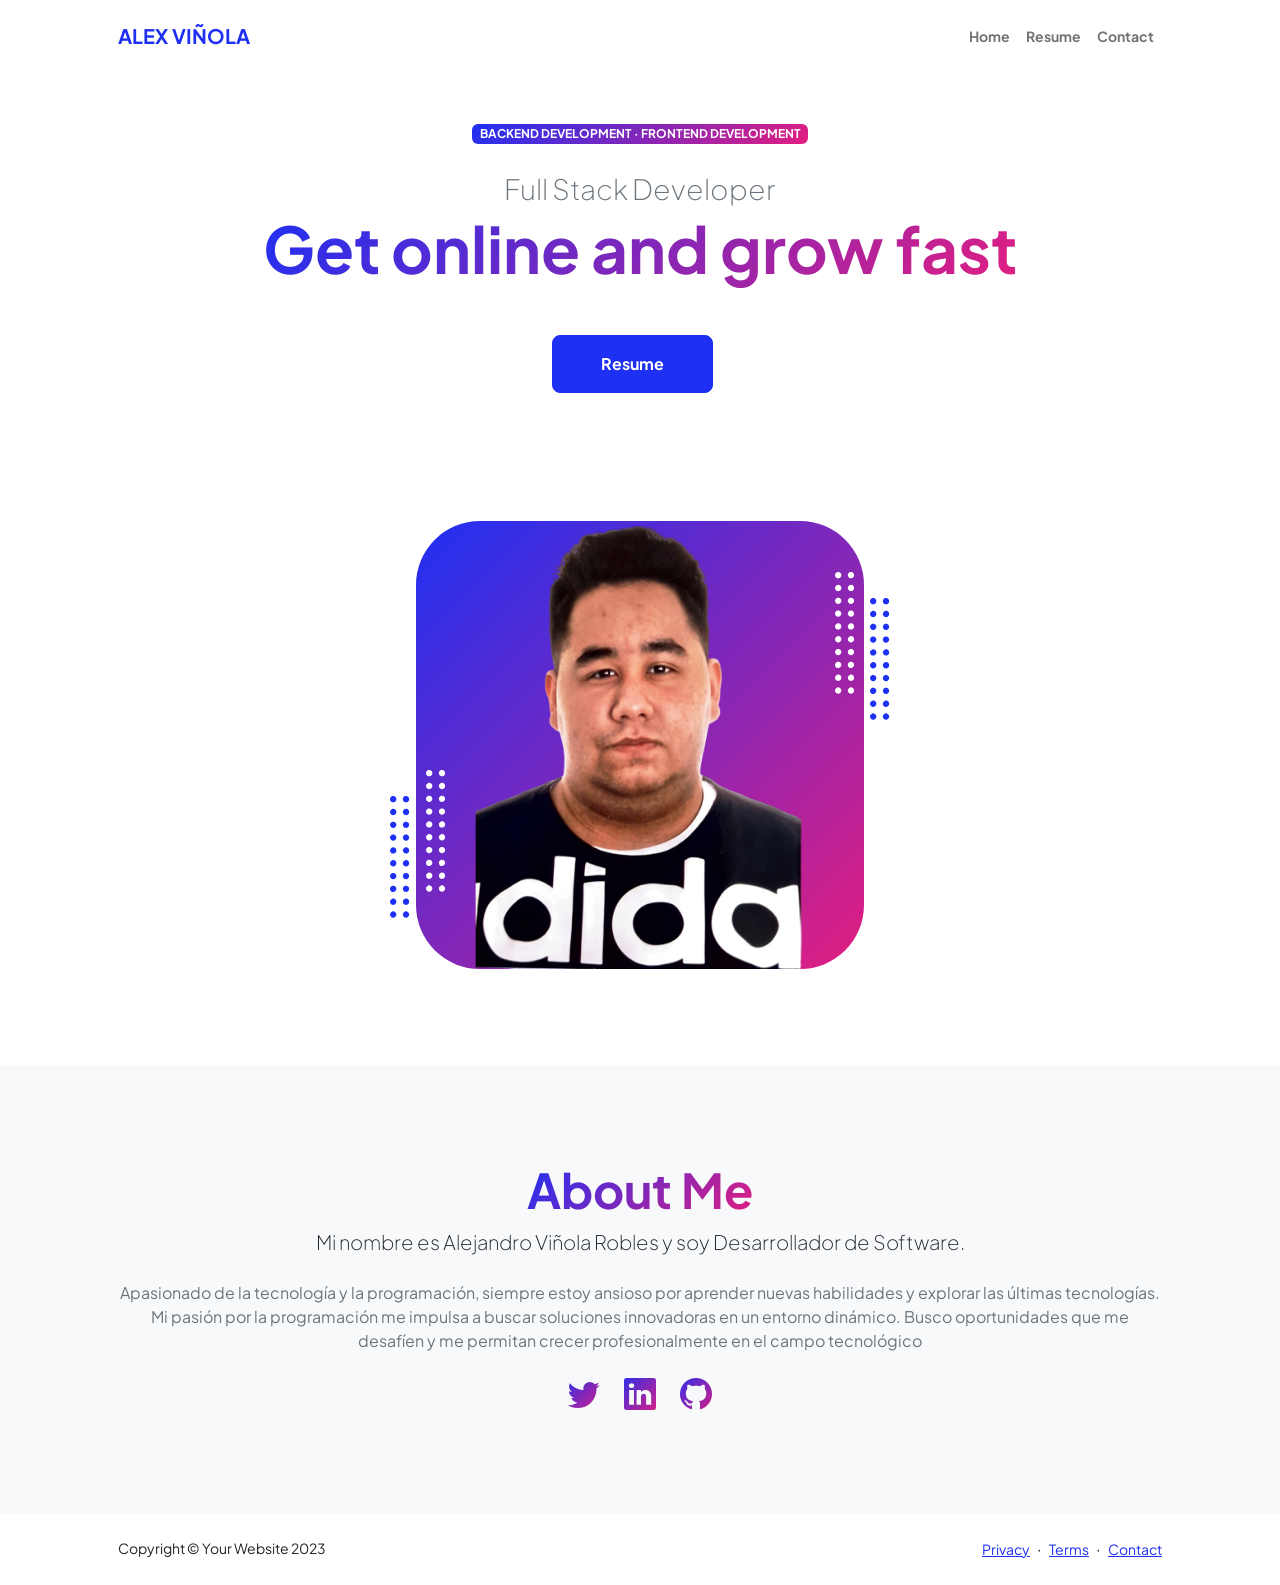
<file: index.html>
<!DOCTYPE html>
<html lang="en">
    <head>
        <meta charset="utf-8" />
        <meta name="viewport" content="width=device-width, initial-scale=1, shrink-to-fit=no" />
        <meta name="description" content="" />
        <meta name="author" content="" />
        <title>alexvinola</title>
        <!-- Favicon-->
        <link rel="icon" type="image/x-icon" href="assets/favicon.ico" />
        <!-- Custom Google font-->
        <link rel="preconnect" href="https://fonts.googleapis.com" />
        <link rel="preconnect" href="https://fonts.gstatic.com" crossorigin />
        <link href="https://fonts.googleapis.com/css2?family=Plus+Jakarta+Sans:wght@100;200;300;400;500;600;700;800;900&amp;display=swap" rel="stylesheet" />
        <!-- Bootstrap icons-->
        <link href="https://cdn.jsdelivr.net/npm/bootstrap-icons@1.8.1/font/bootstrap-icons.css" rel="stylesheet" />
        <!-- Core theme CSS (includes Bootstrap)-->
        <link href="css/styles.css" rel="stylesheet" />
    </head>
    <body class="d-flex flex-column h-100">
        <main class="flex-shrink-0">
            <!-- Navigation-->
            <nav class="navbar navbar-expand-lg navbar-light bg-white py-3">
                <div class="container px-5">
                    <a class="navbar-brand" href="index.html"><span class="fw-bolder text-primary">ALEX VIÑOLA</span></a>
                    <button class="navbar-toggler" type="button" data-bs-toggle="collapse" data-bs-target="#navbarSupportedContent" aria-controls="navbarSupportedContent" aria-expanded="false" aria-label="Toggle navigation"><span class="navbar-toggler-icon"></span></button>
                    <div class="collapse navbar-collapse" id="navbarSupportedContent">
                        <ul class="navbar-nav ms-auto mb-2 mb-lg-0 small fw-bolder">
                            <li class="nav-item"><a class="nav-link" href="index.html">Home</a></li>
                            <li class="nav-item"><a class="nav-link" href="resume.html">Resume</a></li>
                            <li class="nav-item"><a class="nav-link" href="contact.html">Contact</a></li>
                        </ul>
                    </div>
                </div>
            </nav>
            <!-- Header-->
            <header class="py-5">
                <div class="container px-5 pb-5">
                    <div class="row gx-5 align-items-center">
                        <div class="col-xxl-5">
                            <!-- Header text content-->
                            <div class="text-center text-xxl-start">
                                <div class="badge bg-gradient-primary-to-secondary text-white mb-4"><div class="text-uppercase">Backend Development &middot; Frontend Development</div></div>
                                <div class="fs-3 fw-light text-muted">Full Stack Developer</div>
                                <h1 class="display-3 fw-bolder mb-5"><span class="text-gradient d-inline">Get online and grow fast</span></h1>
                                <div class="d-grid gap-3 d-sm-flex justify-content-sm-center justify-content-xxl-start mb-3">
                                    <a class="btn btn-primary btn-lg px-5 py-3 me-sm-3 fs-6 fw-bolder" href="resume.html">Resume</a>
                                </div>
                            </div>
                        </div>
                        <div class="col-xxl-6">
                            <!-- Header profile picture-->
                            <div class="d-flex justify-content-center mt-5 mt-xxl-0">
                                <div class="profile bg-gradient-primary-to-secondary">
                                    <!-- TIP: For best results, use a photo with a transparent background like the demo example below-->
                                    <!-- Watch a tutorial on how to do this on YouTube (link)-->
                                    <img class="profile-img" src="assets/alex.png" alt="..." />
                                    <div class="dots-1">
                                        <!-- SVG Dots-->
                                        <svg version="1.1" xmlns="http://www.w3.org/2000/svg" xmlns:xlink="http://www.w3.org/1999/xlink" x="0px" y="0px" viewBox="0 0 191.6 1215.4" style="enable-background: new 0 0 191.6 1215.4" xml:space="preserve">
                                            <g transform="translate(0.000000,1280.000000) scale(0.100000,-0.100000)">
                                                <path d="M227.7,12788.6c-105-35-200-141-222-248c-43-206,163-412,369-369c155,32,275,190,260,339c-11,105-90,213-190,262        C383.7,12801.6,289.7,12808.6,227.7,12788.6z"></path>
                                                <path d="M1507.7,12788.6c-151-50-253-216-222-362c25-119,136-230,254-255c194-41,395,142,375,339c-11,105-90,213-190,262        C1663.7,12801.6,1569.7,12808.6,1507.7,12788.6z"></path>
                                                <path d="M227.7,11508.6c-105-35-200-141-222-248c-43-206,163-412,369-369c155,32,275,190,260,339c-11,105-90,213-190,262        C383.7,11521.6,289.7,11528.6,227.7,11508.6z"></path>
                                                <path d="M1507.7,11508.6c-151-50-253-216-222-362c25-119,136-230,254-255c194-41,395,142,375,339c-11,105-90,213-190,262        C1663.7,11521.6,1569.7,11528.6,1507.7,11508.6z"></path>
                                                <path d="M227.7,10228.6c-105-35-200-141-222-248c-43-206,163-412,369-369c155,32,275,190,260,339c-11,105-90,213-190,262        C383.7,10241.6,289.7,10248.6,227.7,10228.6z"></path>
                                                <path d="M1507.7,10228.6c-105-35-200-141-222-248c-43-206,163-412,369-369c155,32,275,190,260,339c-11,105-90,213-190,262        C1663.7,10241.6,1569.7,10248.6,1507.7,10228.6z"></path>
                                                <path d="M227.7,8948.6c-105-35-200-141-222-248c-43-206,163-412,369-369c155,32,275,190,260,339c-11,105-90,213-190,262        C383.7,8961.6,289.7,8968.6,227.7,8948.6z"></path>
                                                <path d="M1507.7,8948.6c-105-35-200-141-222-248c-43-206,163-412,369-369c155,32,275,190,260,339c-11,105-90,213-190,262        C1663.7,8961.6,1569.7,8968.6,1507.7,8948.6z"></path>
                                                <path d="M227.7,7668.6c-105-35-200-141-222-248c-43-206,163-412,369-369c155,32,275,190,260,339c-11,105-90,213-190,262        C383.7,7681.6,289.7,7688.6,227.7,7668.6z"></path>
                                                <path d="M1507.7,7668.6c-105-35-200-141-222-248c-43-206,163-412,369-369c155,32,275,190,260,339c-11,105-90,213-190,262        C1663.7,7681.6,1569.7,7688.6,1507.7,7668.6z"></path>
                                                <path d="M227.7,6388.6c-105-35-200-141-222-248c-43-206,163-412,369-369c155,32,275,190,260,339c-11,105-90,213-190,262        C383.7,6401.6,289.7,6408.6,227.7,6388.6z"></path>
                                                <path d="M1507.7,6388.6c-105-35-200-141-222-248c-43-206,163-412,369-369c155,32,275,190,260,339c-11,105-90,213-190,262        C1663.7,6401.6,1569.7,6408.6,1507.7,6388.6z"></path>
                                                <path d="M227.7,5108.6c-105-35-200-141-222-248c-43-206,163-412,369-369c155,32,275,190,260,339c-11,105-90,213-190,262        C383.7,5121.6,289.7,5128.6,227.7,5108.6z"></path>
                                                <path d="M1507.7,5108.6c-105-35-200-141-222-248c-43-206,163-412,369-369c155,32,275,190,260,339c-11,105-90,213-190,262        C1663.7,5121.6,1569.7,5128.6,1507.7,5108.6z"></path>
                                                <path d="M227.7,3828.6c-105-35-200-141-222-248c-43-206,163-412,369-369c155,32,275,190,260,339c-11,105-90,213-190,262        C383.7,3841.6,289.7,3848.6,227.7,3828.6z"></path>
                                                <path d="M1507.7,3828.6c-105-35-200-141-222-248c-43-206,163-412,369-369c155,32,275,190,260,339c-11,105-90,213-190,262        C1663.7,3841.6,1569.7,3848.6,1507.7,3828.6z"></path>
                                                <path d="M227.7,2548.6c-105-35-200-141-222-248c-43-206,163-412,369-369c155,32,275,190,260,339c-11,105-90,213-190,262        C383.7,2561.6,289.7,2568.6,227.7,2548.6z"></path>
                                                <path d="M1507.7,2548.6c-105-35-200-141-222-248c-43-206,163-412,369-369c155,32,275,190,260,339c-11,105-90,213-190,262        C1663.7,2561.6,1569.7,2568.6,1507.7,2548.6z"></path>
                                                <path d="M227.7,1268.6c-105-35-200-141-222-248c-43-206,163-412,369-369c155,32,275,190,260,339c-11,105-90,213-190,262        C383.7,1281.6,289.7,1288.6,227.7,1268.6z"></path>
                                                <path d="M1507.7,1268.6c-105-35-200-141-222-248c-43-206,163-412,369-369c155,32,275,190,260,339c-11,105-90,213-190,262        C1663.7,1281.6,1569.7,1288.6,1507.7,1268.6z"></path>
                                            </g>
                                        </svg>
                                        <!-- END of SVG dots-->
                                    </div>
                                    <div class="dots-2">
                                        <!-- SVG Dots-->
                                        <svg version="1.1" xmlns="http://www.w3.org/2000/svg" xmlns:xlink="http://www.w3.org/1999/xlink" x="0px" y="0px" viewBox="0 0 191.6 1215.4" style="enable-background: new 0 0 191.6 1215.4" xml:space="preserve">
                                            <g transform="translate(0.000000,1280.000000) scale(0.100000,-0.100000)">
                                                <path d="M227.7,12788.6c-105-35-200-141-222-248c-43-206,163-412,369-369c155,32,275,190,260,339c-11,105-90,213-190,262        C383.7,12801.6,289.7,12808.6,227.7,12788.6z"></path>
                                                <path d="M1507.7,12788.6c-151-50-253-216-222-362c25-119,136-230,254-255c194-41,395,142,375,339c-11,105-90,213-190,262        C1663.7,12801.6,1569.7,12808.6,1507.7,12788.6z"></path>
                                                <path d="M227.7,11508.6c-105-35-200-141-222-248c-43-206,163-412,369-369c155,32,275,190,260,339c-11,105-90,213-190,262        C383.7,11521.6,289.7,11528.6,227.7,11508.6z"></path>
                                                <path d="M1507.7,11508.6c-151-50-253-216-222-362c25-119,136-230,254-255c194-41,395,142,375,339c-11,105-90,213-190,262        C1663.7,11521.6,1569.7,11528.6,1507.7,11508.6z"></path>
                                                <path d="M227.7,10228.6c-105-35-200-141-222-248c-43-206,163-412,369-369c155,32,275,190,260,339c-11,105-90,213-190,262        C383.7,10241.6,289.7,10248.6,227.7,10228.6z"></path>
                                                <path d="M1507.7,10228.6c-105-35-200-141-222-248c-43-206,163-412,369-369c155,32,275,190,260,339c-11,105-90,213-190,262        C1663.7,10241.6,1569.7,10248.6,1507.7,10228.6z"></path>
                                                <path d="M227.7,8948.6c-105-35-200-141-222-248c-43-206,163-412,369-369c155,32,275,190,260,339c-11,105-90,213-190,262        C383.7,8961.6,289.7,8968.6,227.7,8948.6z"></path>
                                                <path d="M1507.7,8948.6c-105-35-200-141-222-248c-43-206,163-412,369-369c155,32,275,190,260,339c-11,105-90,213-190,262        C1663.7,8961.6,1569.7,8968.6,1507.7,8948.6z"></path>
                                                <path d="M227.7,7668.6c-105-35-200-141-222-248c-43-206,163-412,369-369c155,32,275,190,260,339c-11,105-90,213-190,262        C383.7,7681.6,289.7,7688.6,227.7,7668.6z"></path>
                                                <path d="M1507.7,7668.6c-105-35-200-141-222-248c-43-206,163-412,369-369c155,32,275,190,260,339c-11,105-90,213-190,262        C1663.7,7681.6,1569.7,7688.6,1507.7,7668.6z"></path>
                                                <path d="M227.7,6388.6c-105-35-200-141-222-248c-43-206,163-412,369-369c155,32,275,190,260,339c-11,105-90,213-190,262        C383.7,6401.6,289.7,6408.6,227.7,6388.6z"></path>
                                                <path d="M1507.7,6388.6c-105-35-200-141-222-248c-43-206,163-412,369-369c155,32,275,190,260,339c-11,105-90,213-190,262        C1663.7,6401.6,1569.7,6408.6,1507.7,6388.6z"></path>
                                                <path d="M227.7,5108.6c-105-35-200-141-222-248c-43-206,163-412,369-369c155,32,275,190,260,339c-11,105-90,213-190,262        C383.7,5121.6,289.7,5128.6,227.7,5108.6z"></path>
                                                <path d="M1507.7,5108.6c-105-35-200-141-222-248c-43-206,163-412,369-369c155,32,275,190,260,339c-11,105-90,213-190,262        C1663.7,5121.6,1569.7,5128.6,1507.7,5108.6z"></path>
                                                <path d="M227.7,3828.6c-105-35-200-141-222-248c-43-206,163-412,369-369c155,32,275,190,260,339c-11,105-90,213-190,262        C383.7,3841.6,289.7,3848.6,227.7,3828.6z"></path>
                                                <path d="M1507.7,3828.6c-105-35-200-141-222-248c-43-206,163-412,369-369c155,32,275,190,260,339c-11,105-90,213-190,262        C1663.7,3841.6,1569.7,3848.6,1507.7,3828.6z"></path>
                                                <path d="M227.7,2548.6c-105-35-200-141-222-248c-43-206,163-412,369-369c155,32,275,190,260,339c-11,105-90,213-190,262        C383.7,2561.6,289.7,2568.6,227.7,2548.6z"></path>
                                                <path d="M1507.7,2548.6c-105-35-200-141-222-248c-43-206,163-412,369-369c155,32,275,190,260,339c-11,105-90,213-190,262        C1663.7,2561.6,1569.7,2568.6,1507.7,2548.6z"></path>
                                                <path d="M227.7,1268.6c-105-35-200-141-222-248c-43-206,163-412,369-369c155,32,275,190,260,339c-11,105-90,213-190,262        C383.7,1281.6,289.7,1288.6,227.7,1268.6z"></path>
                                                <path d="M1507.7,1268.6c-105-35-200-141-222-248c-43-206,163-412,369-369c155,32,275,190,260,339c-11,105-90,213-190,262        C1663.7,1281.6,1569.7,1288.6,1507.7,1268.6z"></path>
                                            </g>
                                        </svg>
                                        <!-- END of SVG dots-->
                                    </div>
                                    <div class="dots-3">
                                        <!-- SVG Dots-->
                                        <svg version="1.1" xmlns="http://www.w3.org/2000/svg" xmlns:xlink="http://www.w3.org/1999/xlink" x="0px" y="0px" viewBox="0 0 191.6 1215.4" style="enable-background: new 0 0 191.6 1215.4" xml:space="preserve">
                                            <g transform="translate(0.000000,1280.000000) scale(0.100000,-0.100000)">
                                                <path d="M227.7,12788.6c-105-35-200-141-222-248c-43-206,163-412,369-369c155,32,275,190,260,339c-11,105-90,213-190,262        C383.7,12801.6,289.7,12808.6,227.7,12788.6z"></path>
                                                <path d="M1507.7,12788.6c-151-50-253-216-222-362c25-119,136-230,254-255c194-41,395,142,375,339c-11,105-90,213-190,262        C1663.7,12801.6,1569.7,12808.6,1507.7,12788.6z"></path>
                                                <path d="M227.7,11508.6c-105-35-200-141-222-248c-43-206,163-412,369-369c155,32,275,190,260,339c-11,105-90,213-190,262        C383.7,11521.6,289.7,11528.6,227.7,11508.6z"></path>
                                                <path d="M1507.7,11508.6c-151-50-253-216-222-362c25-119,136-230,254-255c194-41,395,142,375,339c-11,105-90,213-190,262        C1663.7,11521.6,1569.7,11528.6,1507.7,11508.6z"></path>
                                                <path d="M227.7,10228.6c-105-35-200-141-222-248c-43-206,163-412,369-369c155,32,275,190,260,339c-11,105-90,213-190,262        C383.7,10241.6,289.7,10248.6,227.7,10228.6z"></path>
                                                <path d="M1507.7,10228.6c-105-35-200-141-222-248c-43-206,163-412,369-369c155,32,275,190,260,339c-11,105-90,213-190,262        C1663.7,10241.6,1569.7,10248.6,1507.7,10228.6z"></path>
                                                <path d="M227.7,8948.6c-105-35-200-141-222-248c-43-206,163-412,369-369c155,32,275,190,260,339c-11,105-90,213-190,262        C383.7,8961.6,289.7,8968.6,227.7,8948.6z"></path>
                                                <path d="M1507.7,8948.6c-105-35-200-141-222-248c-43-206,163-412,369-369c155,32,275,190,260,339c-11,105-90,213-190,262        C1663.7,8961.6,1569.7,8968.6,1507.7,8948.6z"></path>
                                                <path d="M227.7,7668.6c-105-35-200-141-222-248c-43-206,163-412,369-369c155,32,275,190,260,339c-11,105-90,213-190,262        C383.7,7681.6,289.7,7688.6,227.7,7668.6z"></path>
                                                <path d="M1507.7,7668.6c-105-35-200-141-222-248c-43-206,163-412,369-369c155,32,275,190,260,339c-11,105-90,213-190,262        C1663.7,7681.6,1569.7,7688.6,1507.7,7668.6z"></path>
                                                <path d="M227.7,6388.6c-105-35-200-141-222-248c-43-206,163-412,369-369c155,32,275,190,260,339c-11,105-90,213-190,262        C383.7,6401.6,289.7,6408.6,227.7,6388.6z"></path>
                                                <path d="M1507.7,6388.6c-105-35-200-141-222-248c-43-206,163-412,369-369c155,32,275,190,260,339c-11,105-90,213-190,262        C1663.7,6401.6,1569.7,6408.6,1507.7,6388.6z"></path>
                                                <path d="M227.7,5108.6c-105-35-200-141-222-248c-43-206,163-412,369-369c155,32,275,190,260,339c-11,105-90,213-190,262        C383.7,5121.6,289.7,5128.6,227.7,5108.6z"></path>
                                                <path d="M1507.7,5108.6c-105-35-200-141-222-248c-43-206,163-412,369-369c155,32,275,190,260,339c-11,105-90,213-190,262        C1663.7,5121.6,1569.7,5128.6,1507.7,5108.6z"></path>
                                                <path d="M227.7,3828.6c-105-35-200-141-222-248c-43-206,163-412,369-369c155,32,275,190,260,339c-11,105-90,213-190,262        C383.7,3841.6,289.7,3848.6,227.7,3828.6z"></path>
                                                <path d="M1507.7,3828.6c-105-35-200-141-222-248c-43-206,163-412,369-369c155,32,275,190,260,339c-11,105-90,213-190,262        C1663.7,3841.6,1569.7,3848.6,1507.7,3828.6z"></path>
                                                <path d="M227.7,2548.6c-105-35-200-141-222-248c-43-206,163-412,369-369c155,32,275,190,260,339c-11,105-90,213-190,262        C383.7,2561.6,289.7,2568.6,227.7,2548.6z"></path>
                                                <path d="M1507.7,2548.6c-105-35-200-141-222-248c-43-206,163-412,369-369c155,32,275,190,260,339c-11,105-90,213-190,262        C1663.7,2561.6,1569.7,2568.6,1507.7,2548.6z"></path>
                                                <path d="M227.7,1268.6c-105-35-200-141-222-248c-43-206,163-412,369-369c155,32,275,190,260,339c-11,105-90,213-190,262        C383.7,1281.6,289.7,1288.6,227.7,1268.6z"></path>
                                                <path d="M1507.7,1268.6c-105-35-200-141-222-248c-43-206,163-412,369-369c155,32,275,190,260,339c-11,105-90,213-190,262        C1663.7,1281.6,1569.7,1288.6,1507.7,1268.6z"></path>
                                            </g>
                                        </svg>
                                        <!-- END of SVG dots-->
                                    </div>
                                    <div class="dots-4">
                                        <!-- SVG Dots-->
                                        <svg version="1.1" xmlns="http://www.w3.org/2000/svg" xmlns:xlink="http://www.w3.org/1999/xlink" x="0px" y="0px" viewBox="0 0 191.6 1215.4" style="enable-background: new 0 0 191.6 1215.4" xml:space="preserve">
                                            <g transform="translate(0.000000,1280.000000) scale(0.100000,-0.100000)">
                                                <path d="M227.7,12788.6c-105-35-200-141-222-248c-43-206,163-412,369-369c155,32,275,190,260,339c-11,105-90,213-190,262        C383.7,12801.6,289.7,12808.6,227.7,12788.6z"></path>
                                                <path d="M1507.7,12788.6c-151-50-253-216-222-362c25-119,136-230,254-255c194-41,395,142,375,339c-11,105-90,213-190,262        C1663.7,12801.6,1569.7,12808.6,1507.7,12788.6z"></path>
                                                <path d="M227.7,11508.6c-105-35-200-141-222-248c-43-206,163-412,369-369c155,32,275,190,260,339c-11,105-90,213-190,262        C383.7,11521.6,289.7,11528.6,227.7,11508.6z"></path>
                                                <path d="M1507.7,11508.6c-151-50-253-216-222-362c25-119,136-230,254-255c194-41,395,142,375,339c-11,105-90,213-190,262        C1663.7,11521.6,1569.7,11528.6,1507.7,11508.6z"></path>
                                                <path d="M227.7,10228.6c-105-35-200-141-222-248c-43-206,163-412,369-369c155,32,275,190,260,339c-11,105-90,213-190,262        C383.7,10241.6,289.7,10248.6,227.7,10228.6z"></path>
                                                <path d="M1507.7,10228.6c-105-35-200-141-222-248c-43-206,163-412,369-369c155,32,275,190,260,339c-11,105-90,213-190,262        C1663.7,10241.6,1569.7,10248.6,1507.7,10228.6z"></path>
                                                <path d="M227.7,8948.6c-105-35-200-141-222-248c-43-206,163-412,369-369c155,32,275,190,260,339c-11,105-90,213-190,262        C383.7,8961.6,289.7,8968.6,227.7,8948.6z"></path>
                                                <path d="M1507.7,8948.6c-105-35-200-141-222-248c-43-206,163-412,369-369c155,32,275,190,260,339c-11,105-90,213-190,262        C1663.7,8961.6,1569.7,8968.6,1507.7,8948.6z"></path>
                                                <path d="M227.7,7668.6c-105-35-200-141-222-248c-43-206,163-412,369-369c155,32,275,190,260,339c-11,105-90,213-190,262        C383.7,7681.6,289.7,7688.6,227.7,7668.6z"></path>
                                                <path d="M1507.7,7668.6c-105-35-200-141-222-248c-43-206,163-412,369-369c155,32,275,190,260,339c-11,105-90,213-190,262        C1663.7,7681.6,1569.7,7688.6,1507.7,7668.6z"></path>
                                                <path d="M227.7,6388.6c-105-35-200-141-222-248c-43-206,163-412,369-369c155,32,275,190,260,339c-11,105-90,213-190,262        C383.7,6401.6,289.7,6408.6,227.7,6388.6z"></path>
                                                <path d="M1507.7,6388.6c-105-35-200-141-222-248c-43-206,163-412,369-369c155,32,275,190,260,339c-11,105-90,213-190,262        C1663.7,6401.6,1569.7,6408.6,1507.7,6388.6z"></path>
                                                <path d="M227.7,5108.6c-105-35-200-141-222-248c-43-206,163-412,369-369c155,32,275,190,260,339c-11,105-90,213-190,262        C383.7,5121.6,289.7,5128.6,227.7,5108.6z"></path>
                                                <path d="M1507.7,5108.6c-105-35-200-141-222-248c-43-206,163-412,369-369c155,32,275,190,260,339c-11,105-90,213-190,262        C1663.7,5121.6,1569.7,5128.6,1507.7,5108.6z"></path>
                                                <path d="M227.7,3828.6c-105-35-200-141-222-248c-43-206,163-412,369-369c155,32,275,190,260,339c-11,105-90,213-190,262        C383.7,3841.6,289.7,3848.6,227.7,3828.6z"></path>
                                                <path d="M1507.7,3828.6c-105-35-200-141-222-248c-43-206,163-412,369-369c155,32,275,190,260,339c-11,105-90,213-190,262        C1663.7,3841.6,1569.7,3848.6,1507.7,3828.6z"></path>
                                                <path d="M227.7,2548.6c-105-35-200-141-222-248c-43-206,163-412,369-369c155,32,275,190,260,339c-11,105-90,213-190,262        C383.7,2561.6,289.7,2568.6,227.7,2548.6z"></path>
                                                <path d="M1507.7,2548.6c-105-35-200-141-222-248c-43-206,163-412,369-369c155,32,275,190,260,339c-11,105-90,213-190,262        C1663.7,2561.6,1569.7,2568.6,1507.7,2548.6z"></path>
                                                <path d="M227.7,1268.6c-105-35-200-141-222-248c-43-206,163-412,369-369c155,32,275,190,260,339c-11,105-90,213-190,262        C383.7,1281.6,289.7,1288.6,227.7,1268.6z"></path>
                                                <path d="M1507.7,1268.6c-105-35-200-141-222-248c-43-206,163-412,369-369c155,32,275,190,260,339c-11,105-90,213-190,262        C1663.7,1281.6,1569.7,1288.6,1507.7,1268.6z"></path>
                                            </g>
                                        </svg>
                                        <!-- END of SVG dots-->
                                    </div>
                                </div>
                            </div>
                        </div>
                    </div>
                </div>
            </header>
            <!-- About Section-->
            <section class="bg-light py-5">
                <div class="container px-5">
                    <div class="row gx-5 justify-content-center">
                        <div class="col-xxl-8">
                            <div class="text-center my-5">
                                <h2 class="display-5 fw-bolder"><span class="text-gradient d-inline">About Me</span></h2>
                                <p class="lead fw-light mb-4">Mi nombre es Alejandro Viñola Robles y soy Desarrollador de Software.</p>
                                <p class="text-muted">Apasionado de la tecnología y la programación, siempre estoy ansioso por aprender nuevas habilidades y explorar las últimas tecnologías. Mi pasión por la programación me impulsa a buscar soluciones innovadoras en un entorno dinámico. Busco oportunidades que me desafíen y me permitan crecer profesionalmente en el campo tecnológico</p>
                                <div class="d-flex justify-content-center fs-2 gap-4">
                                    <a class="text-gradient" href="#!"><i class="bi bi-twitter"></i></a>
                                    <a class="text-gradient" href="#!"><i class="bi bi-linkedin"></i></a>
                                    <a class="text-gradient" href="#!"><i class="bi bi-github"></i></a>
                                </div>
                            </div>
                        </div>
                    </div>
                </div>
            </section>
        </main>
        <!-- Footer-->
        <footer class="bg-white py-4 mt-auto">
            <div class="container px-5">
                <div class="row align-items-center justify-content-between flex-column flex-sm-row">
                    <div class="col-auto"><div class="small m-0">Copyright &copy; Your Website 2023</div></div>
                    <div class="col-auto">
                        <a class="small" href="#!">Privacy</a>
                        <span class="mx-1">&middot;</span>
                        <a class="small" href="#!">Terms</a>
                        <span class="mx-1">&middot;</span>
                        <a class="small" href="#!">Contact</a>
                    </div>
                </div>
            </div>
        </footer>
        <!-- Bootstrap core JS-->
        <script src="https://cdn.jsdelivr.net/npm/bootstrap@5.2.3/dist/js/bootstrap.bundle.min.js"></script>
        <!-- Core theme JS-->
        <script src="js/scripts.js"></script>
    </body>
</html>
</file>
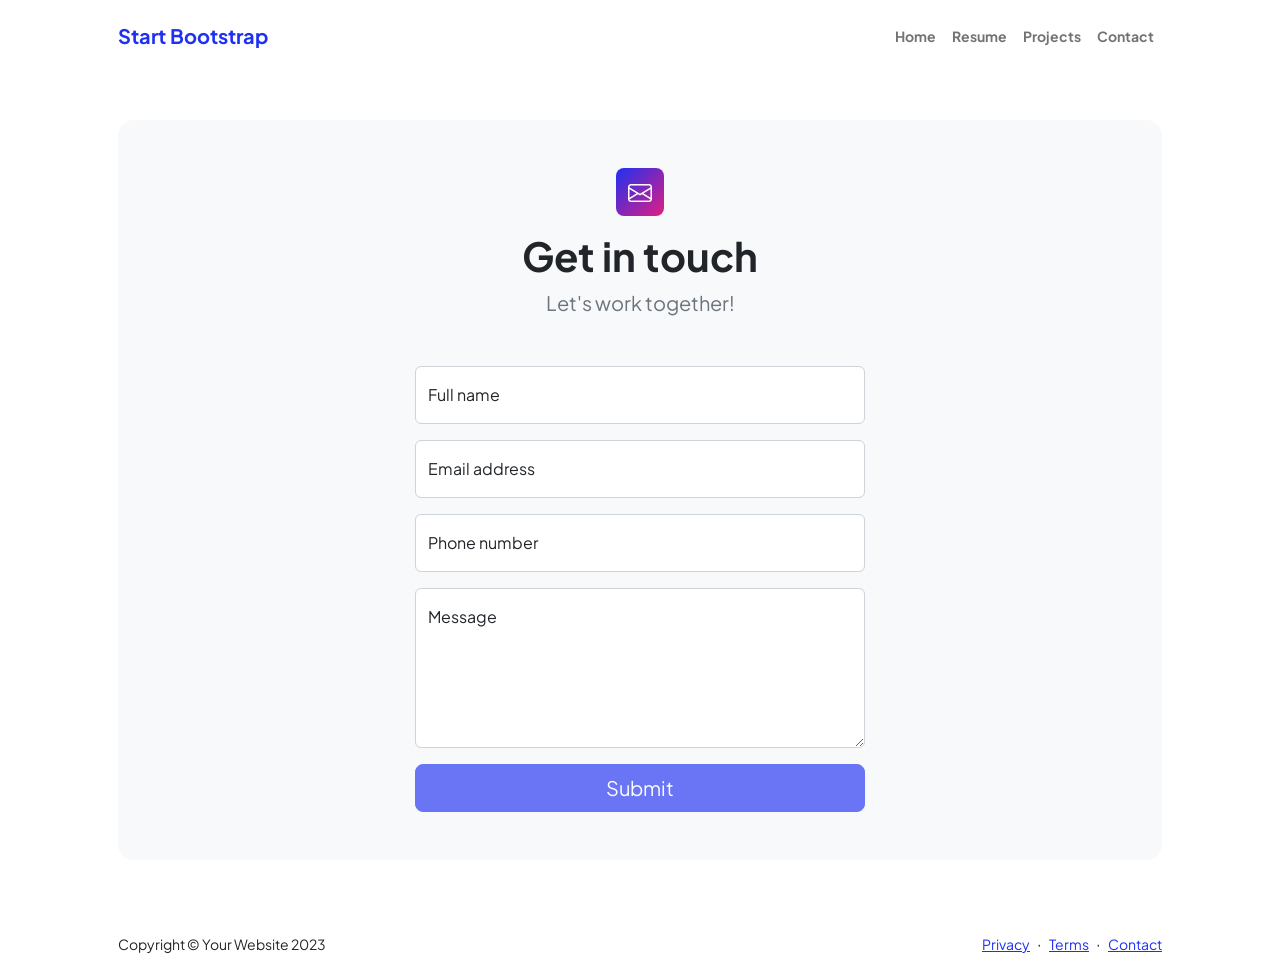
<file: contact.html>
<!DOCTYPE html>
<html lang="en">
    <head>
        <meta charset="utf-8" />
        <meta name="viewport" content="width=device-width, initial-scale=1, shrink-to-fit=no" />
        <meta name="description" content />
        <meta name="author" content />
        <title>Modern Business - Start Bootstrap Template</title>
        <!-- Favicon-->
        <link rel="icon" type="image/x-icon" href="assets/favicon.ico" />
        <!-- Custom Google font-->
        <link rel="preconnect" href="https://fonts.googleapis.com" />
        <link rel="preconnect" href="https://fonts.gstatic.com" crossorigin />
        <link href="https://fonts.googleapis.com/css2?family=Plus+Jakarta+Sans:wght@100;200;300;400;500;600;700;800;900&amp;display=swap" rel="stylesheet" />
        <!-- Bootstrap icons-->
        <link href="https://cdn.jsdelivr.net/npm/bootstrap-icons@1.8.1/font/bootstrap-icons.css" rel="stylesheet" />
        <!-- Core theme CSS (includes Bootstrap)-->
        <link href="css/styles.css" rel="stylesheet" />
    </head>
    <body class="d-flex flex-column">
        <main class="flex-shrink-0">
            <!-- Navigation-->
            <nav class="navbar navbar-expand-lg navbar-light bg-white py-3">
                <div class="container px-5">
                    <a class="navbar-brand" href="index.html"><span class="fw-bolder text-primary">Start Bootstrap</span></a>
                    <button class="navbar-toggler" type="button" data-bs-toggle="collapse" data-bs-target="#navbarSupportedContent" aria-controls="navbarSupportedContent" aria-expanded="false" aria-label="Toggle navigation"><span class="navbar-toggler-icon"></span></button>
                    <div class="collapse navbar-collapse" id="navbarSupportedContent">
                        <ul class="navbar-nav ms-auto mb-2 mb-lg-0 small fw-bolder">
                            <li class="nav-item"><a class="nav-link" href="index.html">Home</a></li>
                            <li class="nav-item"><a class="nav-link" href="resume.html">Resume</a></li>
                            <li class="nav-item"><a class="nav-link" href="projects.html">Projects</a></li>
                            <li class="nav-item"><a class="nav-link" href="contact.html">Contact</a></li>
                        </ul>
                    </div>
                </div>
            </nav>
            <!-- Page content-->
            <section class="py-5">
                <div class="container px-5">
                    <!-- Contact form-->
                    <div class="bg-light rounded-4 py-5 px-4 px-md-5">
                        <div class="text-center mb-5">
                            <div class="feature bg-primary bg-gradient-primary-to-secondary text-white rounded-3 mb-3"><i class="bi bi-envelope"></i></div>
                            <h1 class="fw-bolder">Get in touch</h1>
                            <p class="lead fw-normal text-muted mb-0">Let's work together!</p>
                        </div>
                        <div class="row gx-5 justify-content-center">
                            <div class="col-lg-8 col-xl-6">
                                <!-- * * * * * * * * * * * * * * *-->
                                <!-- * * SB Forms Contact Form * *-->
                                <!-- * * * * * * * * * * * * * * *-->
                                <!-- This form is pre-integrated with SB Forms.-->
                                <!-- To make this form functional, sign up at-->
                                <!-- https://startbootstrap.com/solution/contact-forms-->
                                <!-- to get an API token!-->
                                <form id="contactForm" data-sb-form-api-token="API_TOKEN">
                                    <!-- Name input-->
                                    <div class="form-floating mb-3">
                                        <input class="form-control" id="name" type="text" placeholder="Enter your name..." data-sb-validations="required" />
                                        <label for="name">Full name</label>
                                        <div class="invalid-feedback" data-sb-feedback="name:required">A name is required.</div>
                                    </div>
                                    <!-- Email address input-->
                                    <div class="form-floating mb-3">
                                        <input class="form-control" id="email" type="email" placeholder="name@example.com" data-sb-validations="required,email" />
                                        <label for="email">Email address</label>
                                        <div class="invalid-feedback" data-sb-feedback="email:required">An email is required.</div>
                                        <div class="invalid-feedback" data-sb-feedback="email:email">Email is not valid.</div>
                                    </div>
                                    <!-- Phone number input-->
                                    <div class="form-floating mb-3">
                                        <input class="form-control" id="phone" type="tel" placeholder="(123) 456-7890" data-sb-validations="required" />
                                        <label for="phone">Phone number</label>
                                        <div class="invalid-feedback" data-sb-feedback="phone:required">A phone number is required.</div>
                                    </div>
                                    <!-- Message input-->
                                    <div class="form-floating mb-3">
                                        <textarea class="form-control" id="message" type="text" placeholder="Enter your message here..." style="height: 10rem" data-sb-validations="required"></textarea>
                                        <label for="message">Message</label>
                                        <div class="invalid-feedback" data-sb-feedback="message:required">A message is required.</div>
                                    </div>
                                    <!-- Submit success message-->
                                    <!---->
                                    <!-- This is what your users will see when the form-->
                                    <!-- has successfully submitted-->
                                    <div class="d-none" id="submitSuccessMessage">
                                        <div class="text-center mb-3">
                                            <div class="fw-bolder">Form submission successful!</div>
                                            To activate this form, sign up at
                                            <br />
                                            <a href="https://startbootstrap.com/solution/contact-forms">https://startbootstrap.com/solution/contact-forms</a>
                                        </div>
                                    </div>
                                    <!-- Submit error message-->
                                    <!---->
                                    <!-- This is what your users will see when there is-->
                                    <!-- an error submitting the form-->
                                    <div class="d-none" id="submitErrorMessage"><div class="text-center text-danger mb-3">Error sending message!</div></div>
                                    <!-- Submit Button-->
                                    <div class="d-grid"><button class="btn btn-primary btn-lg disabled" id="submitButton" type="submit">Submit</button></div>
                                </form>
                            </div>
                        </div>
                    </div>
                </div>
            </section>
        </main>
        <!-- Footer-->
        <footer class="bg-white py-4 mt-auto">
            <div class="container px-5">
                <div class="row align-items-center justify-content-between flex-column flex-sm-row">
                    <div class="col-auto"><div class="small m-0">Copyright &copy; Your Website 2023</div></div>
                    <div class="col-auto">
                        <a class="small" href="#!">Privacy</a>
                        <span class="mx-1">&middot;</span>
                        <a class="small" href="#!">Terms</a>
                        <span class="mx-1">&middot;</span>
                        <a class="small" href="#!">Contact</a>
                    </div>
                </div>
            </div>
        </footer>
        <!-- Bootstrap core JS-->
        <script src="https://cdn.jsdelivr.net/npm/bootstrap@5.2.3/dist/js/bootstrap.bundle.min.js"></script>
        <!-- Core theme JS-->
        <script src="js/scripts.js"></script>
        <!-- * * * * * * * * * * * * * * * * * * * * * * * * * * * * * * * * * * * * * * * *-->
        <!-- * *                               SB Forms JS                               * *-->
        <!-- * * Activate your form at https://startbootstrap.com/solution/contact-forms * *-->
        <!-- * * * * * * * * * * * * * * * * * * * * * * * * * * * * * * * * * * * * * * * *-->
        <script src="https://cdn.startbootstrap.com/sb-forms-latest.js"></script>
    </body>
</html>
</file>
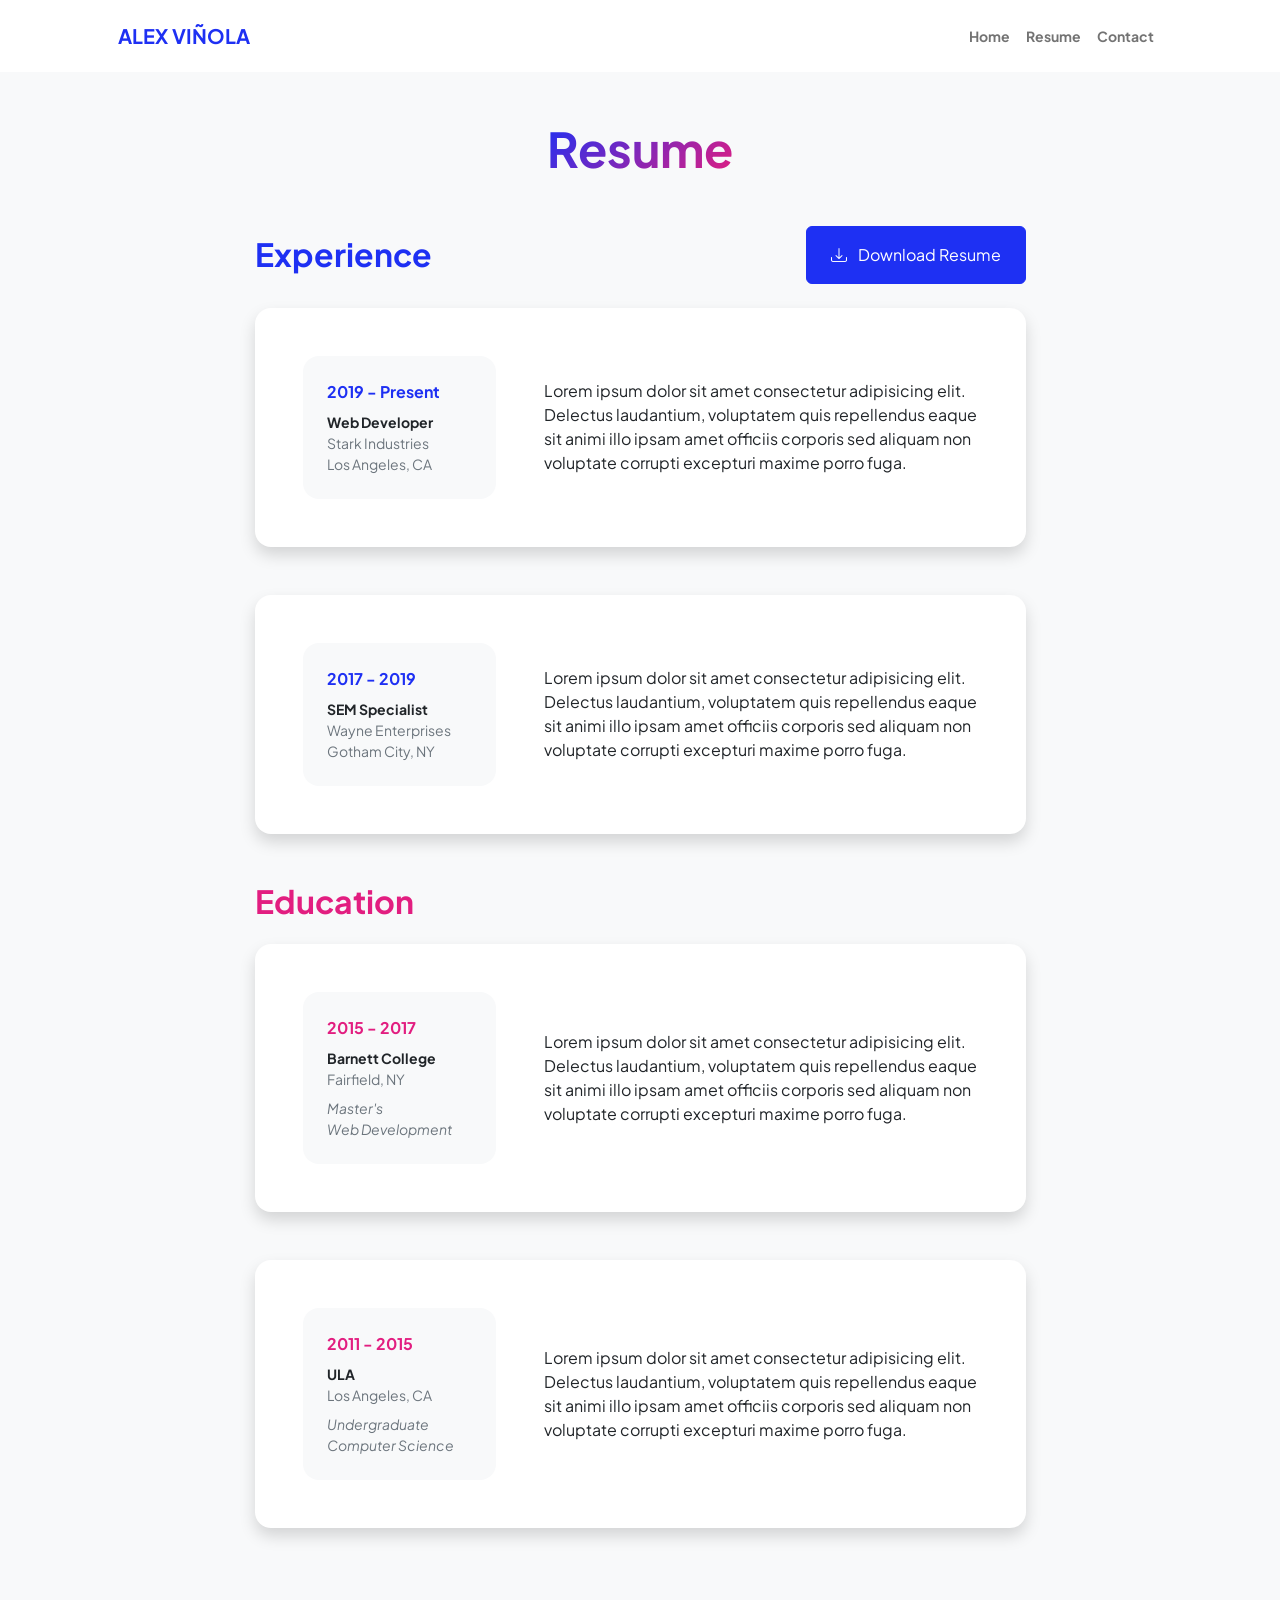
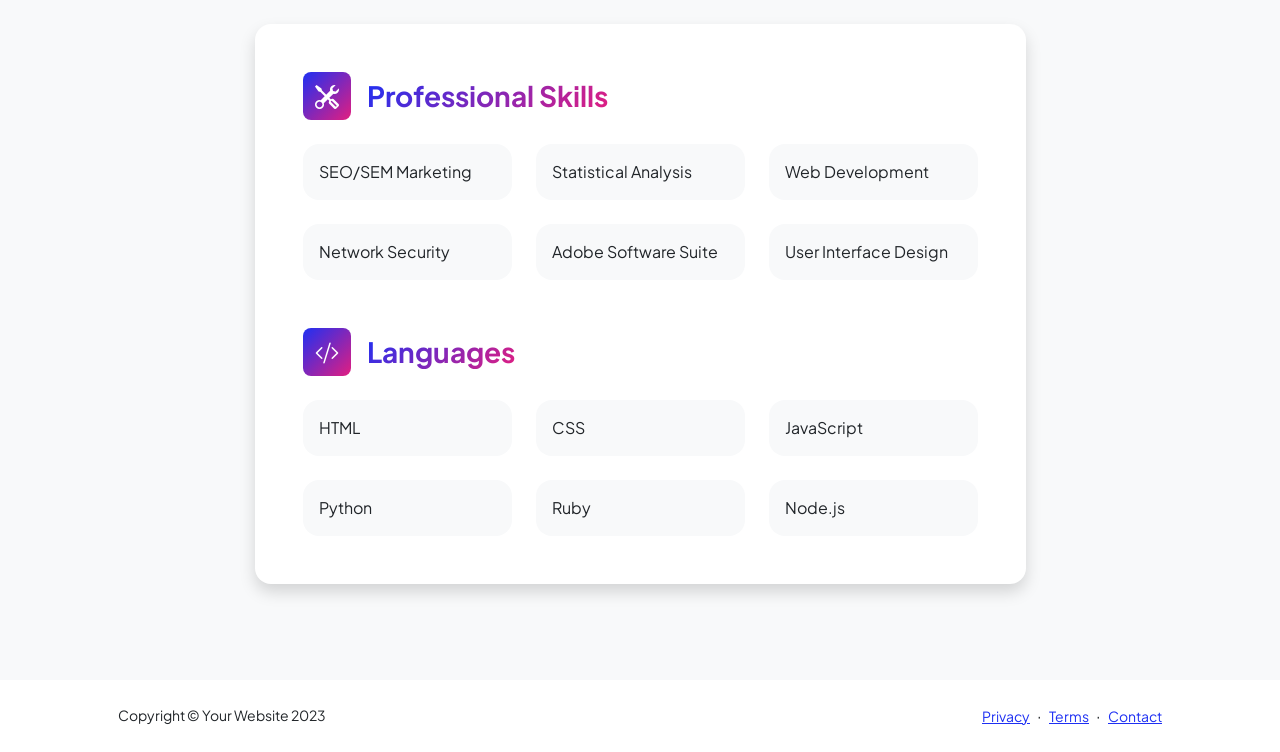
<file: resume.html>
<!DOCTYPE html>
<html lang="en">
    <head>
        <meta charset="utf-8" />
        <meta name="viewport" content="width=device-width, initial-scale=1, shrink-to-fit=no" />
        <meta name="description" content="" />
        <meta name="author" content="" />
        <title>Personal - Start Bootstrap Template</title>
        <!-- Favicon-->
        <link rel="icon" type="image/x-icon" href="assets/favicon.ico" />
        <!-- Custom Google font-->
        <link rel="preconnect" href="https://fonts.googleapis.com" />
        <link rel="preconnect" href="https://fonts.gstatic.com" crossorigin />
        <link href="https://fonts.googleapis.com/css2?family=Plus+Jakarta+Sans:wght@100;200;300;400;500;600;700;800;900&amp;display=swap" rel="stylesheet" />
        <!-- Bootstrap icons-->
        <link href="https://cdn.jsdelivr.net/npm/bootstrap-icons@1.8.1/font/bootstrap-icons.css" rel="stylesheet" />
        <!-- Core theme CSS (includes Bootstrap)-->
        <link href="css/styles.css" rel="stylesheet" />
    </head>
    <body class="d-flex flex-column h-100 bg-light">
        <main class="flex-shrink-0">
            <!-- Navigation-->
            <nav class="navbar navbar-expand-lg navbar-light bg-white py-3">
                <div class="container px-5">
                    <a class="navbar-brand" href="index.html"><span class="fw-bolder text-primary">ALEX VIÑOLA</span></a>
                    <button class="navbar-toggler" type="button" data-bs-toggle="collapse" data-bs-target="#navbarSupportedContent" aria-controls="navbarSupportedContent" aria-expanded="false" aria-label="Toggle navigation"><span class="navbar-toggler-icon"></span></button>
                    <div class="collapse navbar-collapse" id="navbarSupportedContent">
                        <ul class="navbar-nav ms-auto mb-2 mb-lg-0 small fw-bolder">
                            <li class="nav-item"><a class="nav-link" href="index.html">Home</a></li>
                            <li class="nav-item"><a class="nav-link" href="resume.html">Resume</a></li>
                            <li class="nav-item"><a class="nav-link" href="contact.html">Contact</a></li>
                        </ul>
                    </div>
                </div>
            </nav>
            <!-- Page Content-->
            <div class="container px-5 my-5">
                <div class="text-center mb-5">
                    <h1 class="display-5 fw-bolder mb-0"><span class="text-gradient d-inline">Resume</span></h1>
                </div>
                <div class="row gx-5 justify-content-center">
                    <div class="col-lg-11 col-xl-9 col-xxl-8">
                        <!-- Experience Section-->
                        <section>
                            <div class="d-flex align-items-center justify-content-between mb-4">
                                <h2 class="text-primary fw-bolder mb-0">Experience</h2>
                                <!-- Download resume button-->
                                <!-- Note: Set the link href target to a PDF file within your project-->
                                <a class="btn btn-primary px-4 py-3" href="assets/CurriculumViñola.pdf">
                                    <div class="d-inline-block bi bi-download me-2"></div>
                                    Download Resume
                                </a>
                            </div>
                            <!-- Experience Card 1-->
                            <div class="card shadow border-0 rounded-4 mb-5">
                                <div class="card-body p-5">
                                    <div class="row align-items-center gx-5">
                                        <div class="col text-center text-lg-start mb-4 mb-lg-0">
                                            <div class="bg-light p-4 rounded-4">
                                                <div class="text-primary fw-bolder mb-2">2019 - Present</div>
                                                <div class="small fw-bolder">Web Developer</div>
                                                <div class="small text-muted">Stark Industries</div>
                                                <div class="small text-muted">Los Angeles, CA</div>
                                            </div>
                                        </div>
                                        <div class="col-lg-8"><div>Lorem ipsum dolor sit amet consectetur adipisicing elit. Delectus laudantium, voluptatem quis repellendus eaque sit animi illo ipsam amet officiis corporis sed aliquam non voluptate corrupti excepturi maxime porro fuga.</div></div>
                                    </div>
                                </div>
                            </div>
                            <!-- Experience Card 2-->
                            <div class="card shadow border-0 rounded-4 mb-5">
                                <div class="card-body p-5">
                                    <div class="row align-items-center gx-5">
                                        <div class="col text-center text-lg-start mb-4 mb-lg-0">
                                            <div class="bg-light p-4 rounded-4">
                                                <div class="text-primary fw-bolder mb-2">2017 - 2019</div>
                                                <div class="small fw-bolder">SEM Specialist</div>
                                                <div class="small text-muted">Wayne Enterprises</div>
                                                <div class="small text-muted">Gotham City, NY</div>
                                            </div>
                                        </div>
                                        <div class="col-lg-8"><div>Lorem ipsum dolor sit amet consectetur adipisicing elit. Delectus laudantium, voluptatem quis repellendus eaque sit animi illo ipsam amet officiis corporis sed aliquam non voluptate corrupti excepturi maxime porro fuga.</div></div>
                                    </div>
                                </div>
                            </div>
                        </section>
                        <!-- Education Section-->
                        <section>
                            <h2 class="text-secondary fw-bolder mb-4">Education</h2>
                            <!-- Education Card 1-->
                            <div class="card shadow border-0 rounded-4 mb-5">
                                <div class="card-body p-5">
                                    <div class="row align-items-center gx-5">
                                        <div class="col text-center text-lg-start mb-4 mb-lg-0">
                                            <div class="bg-light p-4 rounded-4">
                                                <div class="text-secondary fw-bolder mb-2">2015 - 2017</div>
                                                <div class="mb-2">
                                                    <div class="small fw-bolder">Barnett College</div>
                                                    <div class="small text-muted">Fairfield, NY</div>
                                                </div>
                                                <div class="fst-italic">
                                                    <div class="small text-muted">Master's</div>
                                                    <div class="small text-muted">Web Development</div>
                                                </div>
                                            </div>
                                        </div>
                                        <div class="col-lg-8"><div>Lorem ipsum dolor sit amet consectetur adipisicing elit. Delectus laudantium, voluptatem quis repellendus eaque sit animi illo ipsam amet officiis corporis sed aliquam non voluptate corrupti excepturi maxime porro fuga.</div></div>
                                    </div>
                                </div>
                            </div>
                            <!-- Education Card 2-->
                            <div class="card shadow border-0 rounded-4 mb-5">
                                <div class="card-body p-5">
                                    <div class="row align-items-center gx-5">
                                        <div class="col text-center text-lg-start mb-4 mb-lg-0">
                                            <div class="bg-light p-4 rounded-4">
                                                <div class="text-secondary fw-bolder mb-2">2011 - 2015</div>
                                                <div class="mb-2">
                                                    <div class="small fw-bolder">ULA</div>
                                                    <div class="small text-muted">Los Angeles, CA</div>
                                                </div>
                                                <div class="fst-italic">
                                                    <div class="small text-muted">Undergraduate</div>
                                                    <div class="small text-muted">Computer Science</div>
                                                </div>
                                            </div>
                                        </div>
                                        <div class="col-lg-8"><div>Lorem ipsum dolor sit amet consectetur adipisicing elit. Delectus laudantium, voluptatem quis repellendus eaque sit animi illo ipsam amet officiis corporis sed aliquam non voluptate corrupti excepturi maxime porro fuga.</div></div>
                                    </div>
                                </div>
                            </div>
                        </section>
                        <!-- Divider-->
                        <div class="pb-5"></div>
                        <!-- Skills Section-->
                        <section>
                            <!-- Skillset Card-->
                            <div class="card shadow border-0 rounded-4 mb-5">
                                <div class="card-body p-5">
                                    <!-- Professional skills list-->
                                    <div class="mb-5">
                                        <div class="d-flex align-items-center mb-4">
                                            <div class="feature bg-primary bg-gradient-primary-to-secondary text-white rounded-3 me-3"><i class="bi bi-tools"></i></div>
                                            <h3 class="fw-bolder mb-0"><span class="text-gradient d-inline">Professional Skills</span></h3>
                                        </div>
                                        <div class="row row-cols-1 row-cols-md-3 mb-4">
                                            <div class="col mb-4 mb-md-0"><div class="d-flex align-items-center bg-light rounded-4 p-3 h-100">SEO/SEM Marketing</div></div>
                                            <div class="col mb-4 mb-md-0"><div class="d-flex align-items-center bg-light rounded-4 p-3 h-100">Statistical Analysis</div></div>
                                            <div class="col"><div class="d-flex align-items-center bg-light rounded-4 p-3 h-100">Web Development</div></div>
                                        </div>
                                        <div class="row row-cols-1 row-cols-md-3">
                                            <div class="col mb-4 mb-md-0"><div class="d-flex align-items-center bg-light rounded-4 p-3 h-100">Network Security</div></div>
                                            <div class="col mb-4 mb-md-0"><div class="d-flex align-items-center bg-light rounded-4 p-3 h-100">Adobe Software Suite</div></div>
                                            <div class="col"><div class="d-flex align-items-center bg-light rounded-4 p-3 h-100">User Interface Design</div></div>
                                        </div>
                                    </div>
                                    <!-- Languages list-->
                                    <div class="mb-0">
                                        <div class="d-flex align-items-center mb-4">
                                            <div class="feature bg-primary bg-gradient-primary-to-secondary text-white rounded-3 me-3"><i class="bi bi-code-slash"></i></div>
                                            <h3 class="fw-bolder mb-0"><span class="text-gradient d-inline">Languages</span></h3>
                                        </div>
                                        <div class="row row-cols-1 row-cols-md-3 mb-4">
                                            <div class="col mb-4 mb-md-0"><div class="d-flex align-items-center bg-light rounded-4 p-3 h-100">HTML</div></div>
                                            <div class="col mb-4 mb-md-0"><div class="d-flex align-items-center bg-light rounded-4 p-3 h-100">CSS</div></div>
                                            <div class="col"><div class="d-flex align-items-center bg-light rounded-4 p-3 h-100">JavaScript</div></div>
                                        </div>
                                        <div class="row row-cols-1 row-cols-md-3">
                                            <div class="col mb-4 mb-md-0"><div class="d-flex align-items-center bg-light rounded-4 p-3 h-100">Python</div></div>
                                            <div class="col mb-4 mb-md-0"><div class="d-flex align-items-center bg-light rounded-4 p-3 h-100">Ruby</div></div>
                                            <div class="col"><div class="d-flex align-items-center bg-light rounded-4 p-3 h-100">Node.js</div></div>
                                        </div>
                                    </div>
                                </div>
                            </div>
                        </section>
                    </div>
                </div>
            </div>
        </main>
        <!-- Footer-->
        <footer class="bg-white py-4 mt-auto">
            <div class="container px-5">
                <div class="row align-items-center justify-content-between flex-column flex-sm-row">
                    <div class="col-auto"><div class="small m-0">Copyright &copy; Your Website 2023</div></div>
                    <div class="col-auto">
                        <a class="small" href="#!">Privacy</a>
                        <span class="mx-1">&middot;</span>
                        <a class="small" href="#!">Terms</a>
                        <span class="mx-1">&middot;</span>
                        <a class="small" href="#!">Contact</a>
                    </div>
                </div>
            </div>
        </footer>
        <!-- Bootstrap core JS-->
        <script src="https://cdn.jsdelivr.net/npm/bootstrap@5.2.3/dist/js/bootstrap.bundle.min.js"></script>
        <!-- Core theme JS-->
        <script src="js/scripts.js"></script>
    </body>
</html>
</file>
